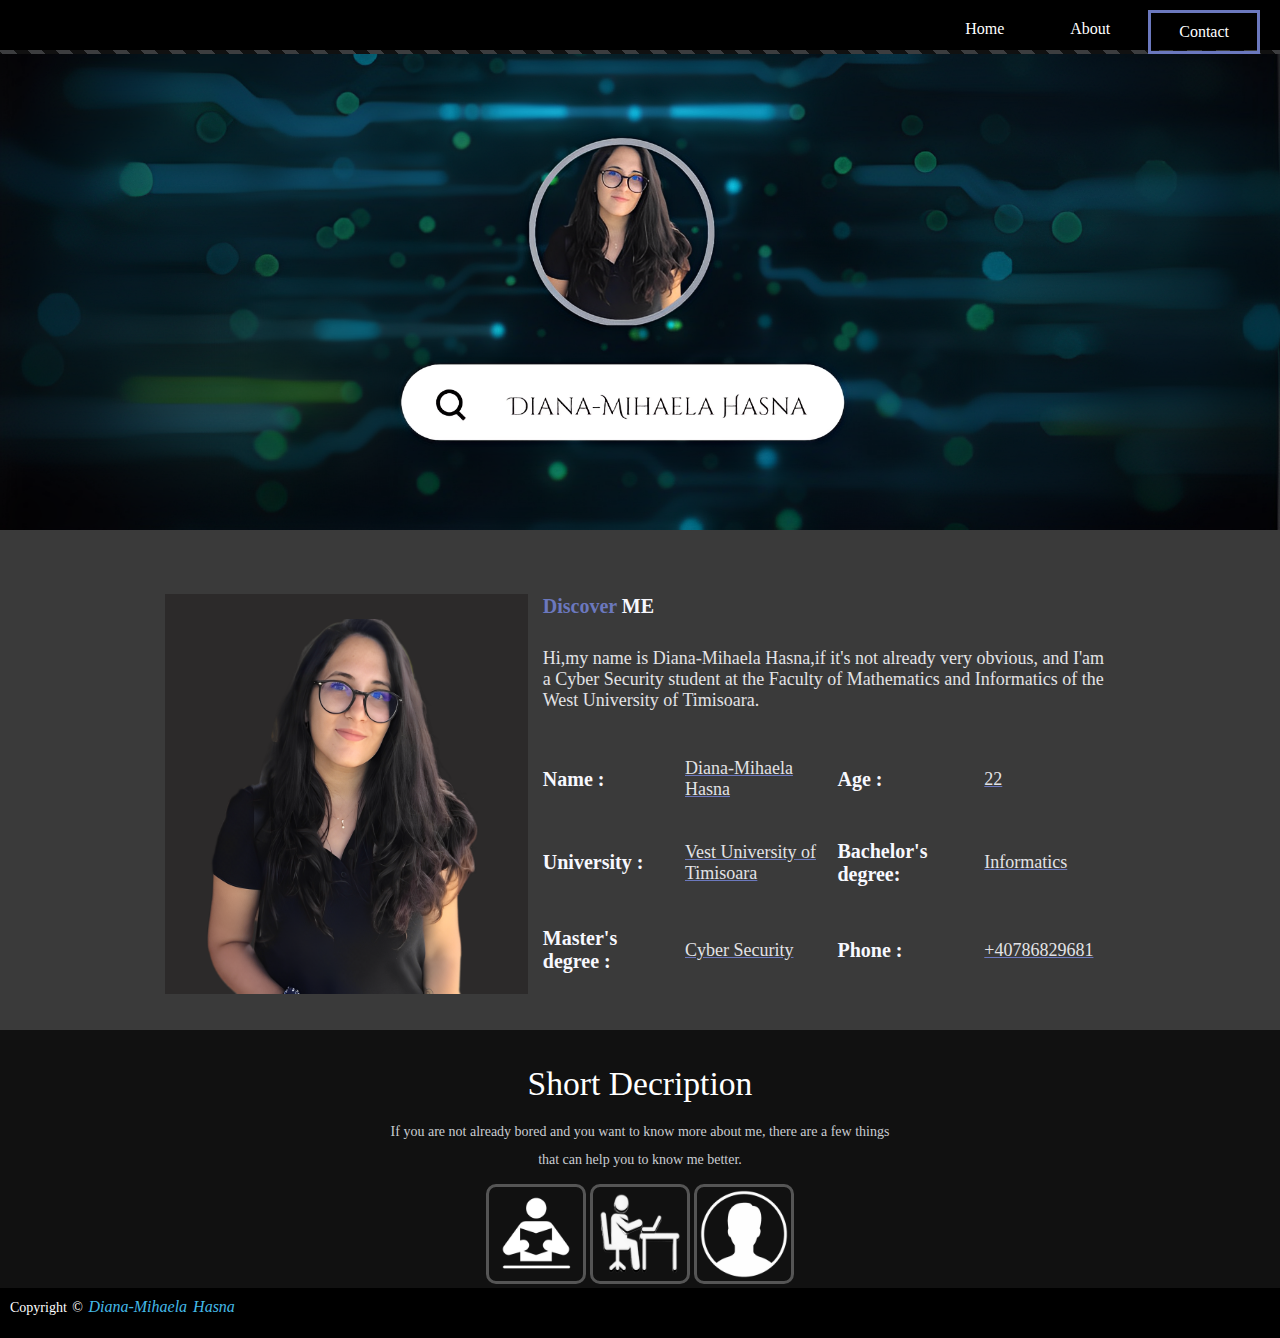
<file: html/index.html>
<html>
<head>
<meta name = "viewport" content="width=device-width, initial-scale=1.0">
<link rel="stylesheet" href="../css/index.css">
</head>
<body>
<div class="footer-bottom">
                    <div class="footer-menu">
                      <ul class="f-menu">
                        <li><a href="index.html">Home</a></li>
                        <li><a href="about.html">About</a></li>
                        <li><a href="" style = "border: 3px solid #6B78BE">Contact</a></li>
                      </ul>
                    </div>
        </div>

<img src="../images/header2.png" width="100%" height ="auto">


<div class="myDiv"  >
<table class = "table">
  <tr>
    <th  style= "background-color:#2C2A2A"></th>
    <th colspan="2" > <p style="color : #6B78BE; " > Discover  <b style="color : #F7F8FE;">ME</p> 
  </tr>
  <tr>
    <th rowspan="12" style= "background-color:#2C2A2A"><img  style = "display: block; " width="100%"  height = "100%" src = "../images/me2.png"></th>
    <td colspan="4">Hi,my name is Diana-Mihaela Hasna,if it's not already very obvious, and I'am a Cyber Security student at the Faculty of Mathematics and Informatics of the West University of Timisoara.
	</td>
  </tr>
  
  
  <tr>
    <th>Name : </th>
		<td > <u> Diana-Mihaela Hasna</u></td>
	<th>Age : </th>
		<td><u > 22</td>
</tr>
<tr>
    <th>University : </th>
		<td><u> Vest University of Timisoara</td>
	<th> Bachelor's degree: </th>
		<td><u > Informatics</td>
 </tr>
 
 <tr>
    <th>Master's degree : </th>
	  <td><u > Cyber Security</td>
	<th>Phone : </th>
		<td><u > +40786829681</td>
</tr>

 
	
 
</table>

</div>

 <footer>
        <div class="footer-content">
            <h3>Short decription</h3>
            <p>If you are not already bored and you want to know more about me, there are a few things that can help you to know me better. 
			</p>
        
			
			<ul class = "responsive">
               <a href="studies.html"><img src = "../images/studies.png" class = "bordere" width="100" height="100"></a></li>
               <a href="work.html"><img src = "../images/work.png" class = "bordere" width="100" height="100"></i></a></li>
               <a href="about.html"><img src = "../images/me.png" class = "bordere" width="100" height="100"></i></a></li>
            </ul>
        </div>
        <div class="footer-bottom">
            <p>copyright &copy; <a href="#"><i>  Diana-Mihaela Hasna</i></a>  </p>
                   
        </div>

    </footer>

</body>

</html>
</file>
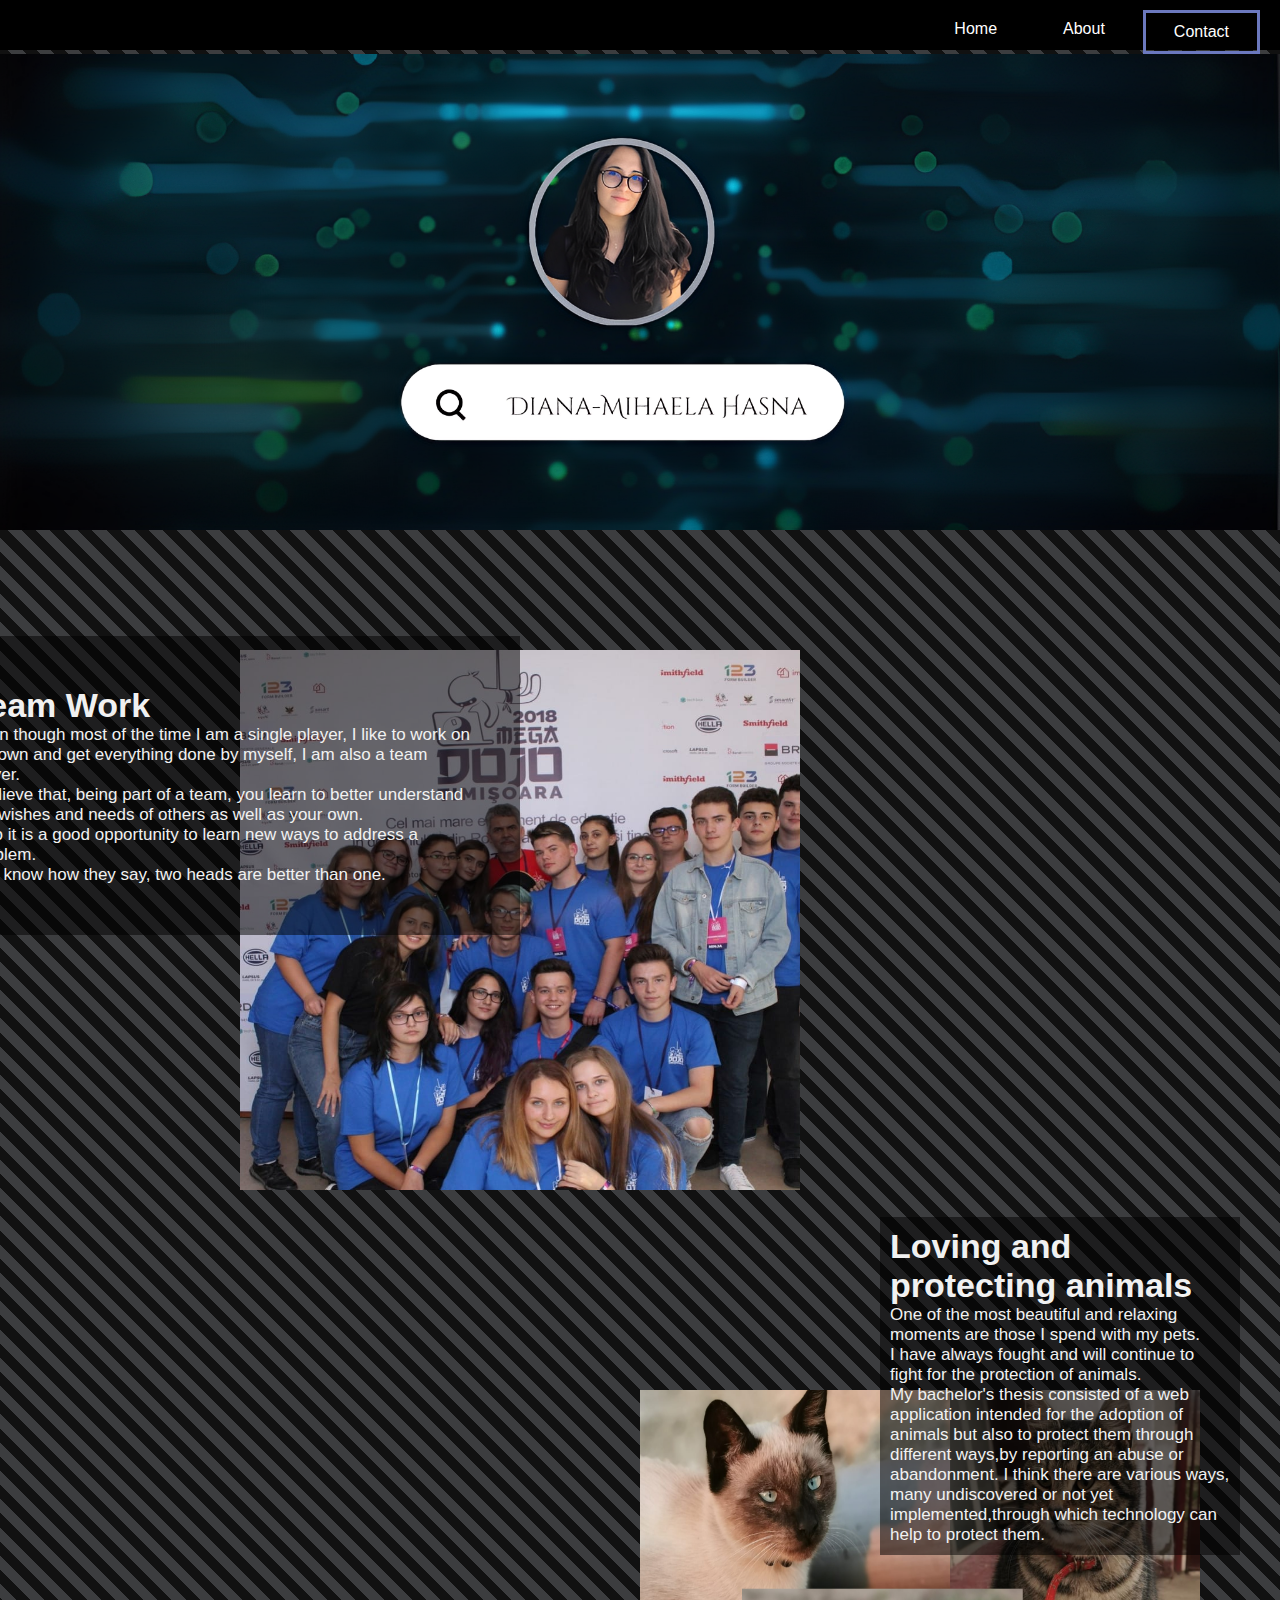
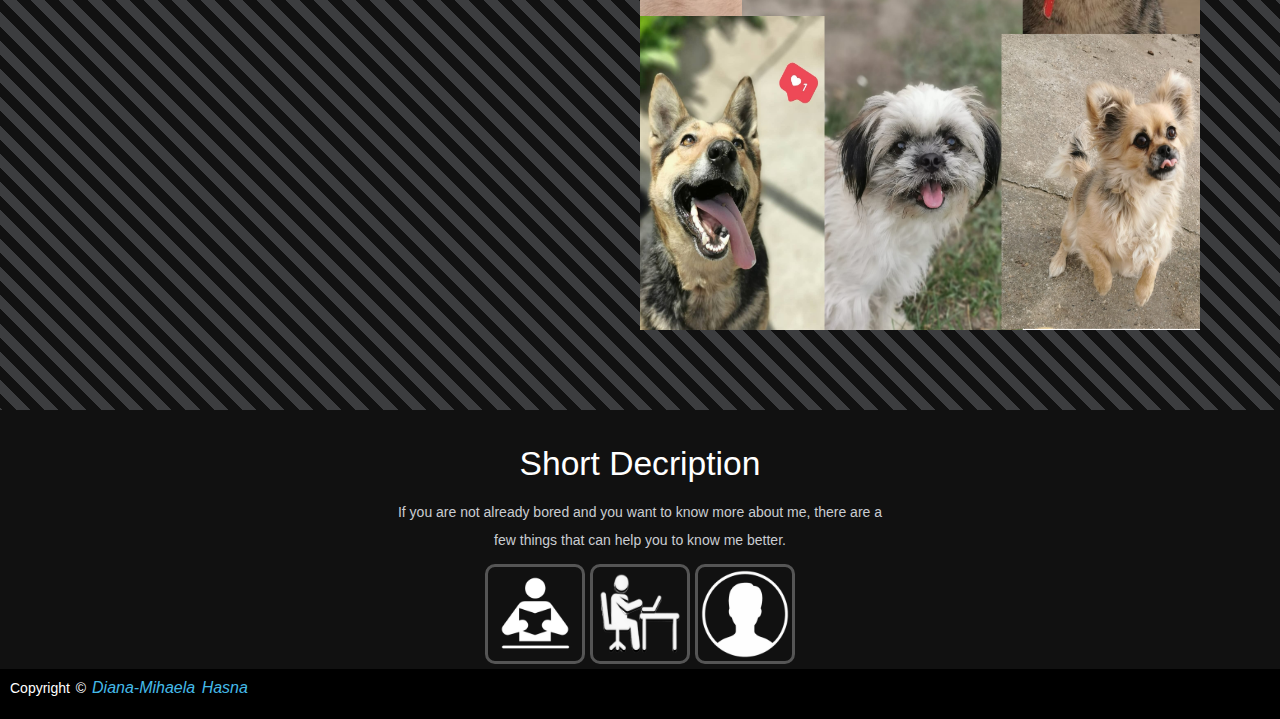
<file: html/about.html>
<html>
<head>
<meta name = "viewport" content="width=device-width, initial-scale=1.0">
<link rel="stylesheet" href="../css/about.css">
<link href="https://fonts.googleapis.com/css2?family=Montserrat:wght@100&display=swap" rel="stylesheet">
<link href="https://fonts.googleapis.com/css2?family=Reenie+Beanie&display=swap" rel="stylesheet">

</head>
<body>
<div class="footer-bottom">
                    <div class="footer-menu">
                      <ul class="f-menu">
                        <li><a href="index.html">Home</a></li>
                        <li><a href="about.html">About</a></li>
                        <li><a href="" style = "border: 3px solid #6B78BE">Contact</a></li>
                      </ul>
                    </div>
        </div>
<img src="../images/header2.png" width="100%" height ="auto">


<div class="container">
  <img src="../images/megadojo.jpg">
  <div class="content">
    <h1>Team Work</h1>
    <p>Even though most of the time I am a single player,
	I like to work on my own and get everything done by myself, I am also a team player. 
	<p>
I believe that, being part of a team, you learn to better understand the wishes and
 needs of others as well as your own.
 <p>Also it is a good opportunity to learn new ways to address a problem.
 <p> You know how they say, two heads are better than one.
  </div>
</div>


<div class="container1">
  <img src="../images/animals.png">
  <div class="content1">
    <h1>Loving and protecting animals</h1>
    <p>One of the most beautiful and relaxing moments are those I spend with my pets.
	<p>I have always fought and will continue to fight for the protection of animals.
	<p>My bachelor's thesis consisted of a web application intended for the adoption of animals but also to protect them
	through different ways,by reporting an abuse or abandonment. I think there are various ways, 
	many undiscovered or not yet implemented,through which technology can help to protect them.
  </div>
</div>



<footer>
        <div class="footer-content">
            <h3>Short decription</h3>
            <p>If you are not already bored and you want to know more about me, there are a few things that can help you to know me better. 
			</p>
        
			
			<ul class = "responsive">
               <a href="studies.html"><img src = "../images/studies.png" class = "bordere" width="100" height="100"></a></li>
               <a href="work.html"><img src = "../images/work.png" class = "bordere" width="100" height="100"></i></a></li>
               <a href="about.html"><img src = "../images/me.png" class = "bordere" width="100" height="100"></i></a></li>
            </ul>
        </div>
        <div class="footer-bottom">
            <p>copyright &copy; <a href="#"><i>  Diana-Mihaela Hasna</i></a>  </p>
                   
        </div>

    </footer>
	
</body>
</html>
</file>
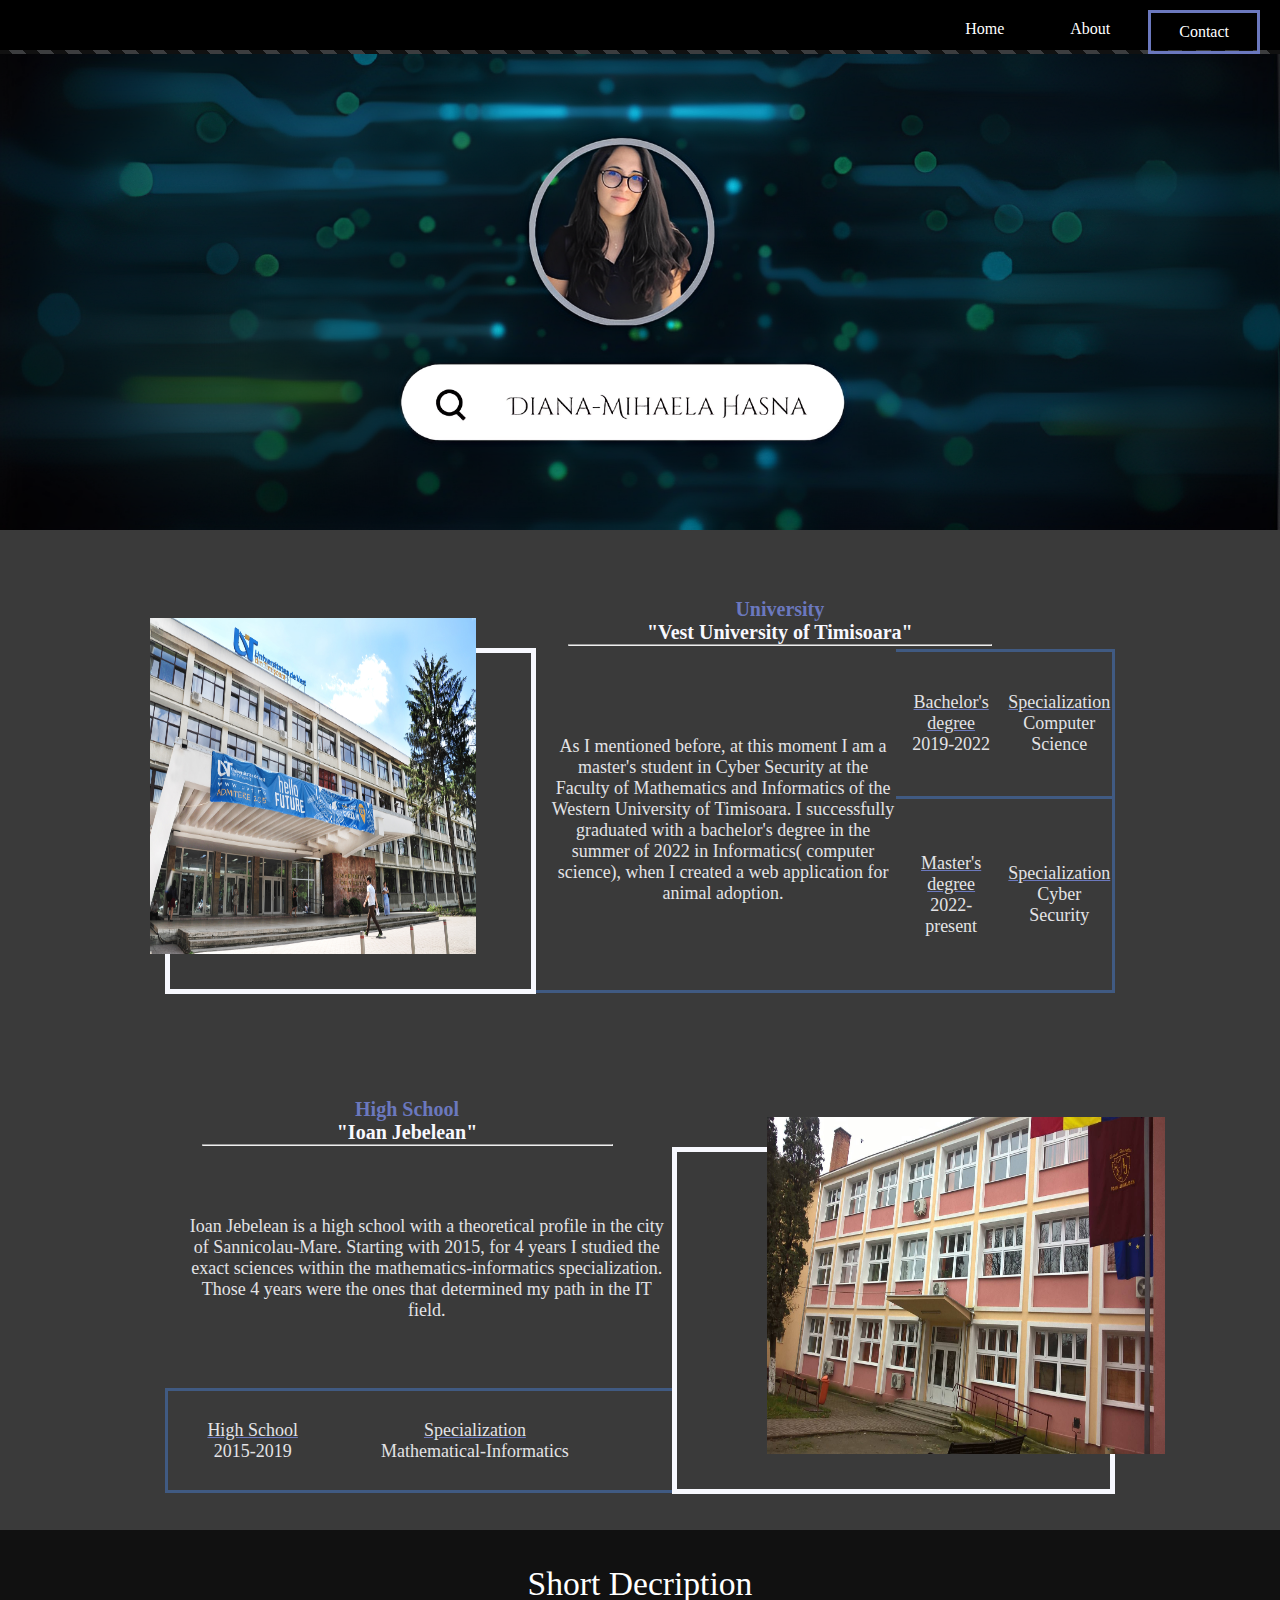
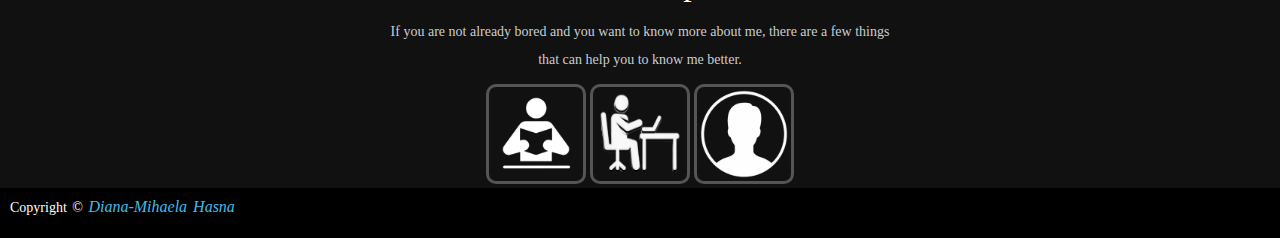
<file: html/studies.html>
<html>
<head>
<meta name = "viewport" content="width=device-width, initial-scale=1.0">
<link rel="stylesheet" href="../css/studies.css">
</head>
<body>
<div class="footer-bottom">
                    <div class="footer-menu">
                      <ul class="f-menu">
                        <li><a href="index.html">Home</a></li>
                        <li><a href="about.html">About</a></li>
                        <li><a href="" style = "border: 3px solid #6B78BE">Contact</a></li>
                      </ul>
                    </div>
        </div>

<img src="../images/header2.png" width="100%" height ="auto">


<div class="myDiv" style = "background-color:#3A3A3A">
<table class = "table">
  <tr>
    <th></th>
    <th colspan="2"  > <p style="color : #6B78BE; " >University <b style="color : #F7F8FE;"><p>"Vest University of Timisoara"<hr> </p> 
  </tr>
  <tr>
    <th rowspan="12" style= "background-color: #3A3A3A; border: 5px solid; color: #F7F8FE;" ><img class = "a" style = "display: block; " width="100%"  height = "100%"  src = "../images/uvt.jpg" >
</th>
    <td rowspan="4">As I mentioned before, at this moment I am a master's student in Cyber Security at the Faculty of 
	Mathematics and Informatics of the Western University of Timisoara.
	I successfully graduated with a bachelor's degree in the summer of 2022 
	in Informatics( computer science), when I created a web application for animal adoption.
	</td>
  </tr>
  
  
  <tr class =  "bordere2">
    <td><u>Bachelor's degree </u>
	<p>2019-2022</td>
	<td><u>Specialization</u> 
		<p> Computer Science</td>
</tr>
<tr class="bordere2">
    <td><u> Master's degree</u> 
	<p>2022-present</td>
	<td> <u > Specialization</u> 
		<p>Cyber Security</td>
 </tr>
 
</table>
</div>

<div class="myDiv" style = "background-color:#3A3A3A">
<table class = "table">
  <tr>
  <th colspan="2" > <p style="color : #6B78BE; " > High School   <b style="color : #F7F8FE;"> <p> "Ioan Jebelean" <hr> </p> 
    <th></th>
    
  </tr>
  <tr>
    <td colspan="4">Ioan Jebelean is a high school with a theoretical profile in 
	the city of Sannicolau-Mare. Starting with 2015, for 4 years I studied the
	exact sciences within the mathematics-informatics specialization.
	Those 4 years were the ones that determined my path in the IT field.
	</td>
	<th rowspan="12" style= "background-color: #3A3A3A; border: 5px solid; color: #F7F8FE;" ><img class = "b" style = "display: block; " width="100%"  height = "100%"  src = "../images/liceu2.jpg" >
</th>
    
  </tr>
  
  
   <tr class =  "bordere2">
    <td><u>High School</u>
	<p>2015-2019</td>
	<td><u>Specialization</u> 
		<p>Mathematical-Informatics</td>
</tr>

</table>
</div>



 <footer>
        <div class="footer-content">
            <h3>Short decription</h3>
            <p>If you are not already bored and you want to know more about me, there are a few things that can help you to know me better. 
			</p>
        
			
			<ul class = "responsive">
               <a href="studies.html"><img src = "../images/studies.png" class = "bordere" width="100" height="100"></a></li>
               <a href="work.html"><img src = "../images/work.png" class = "bordere" width="100" height="100"></i></a></li>
               <a href="about.html"><img src = "../images/me.png" class = "bordere" width="100" height="100"></i></a></li>
            </ul>
        </div>
        <div class="footer-bottom">
            <p>copyright &copy; <a href="#"><i>  Diana-Mihaela Hasna</i></a>  </p>
                   
        </div>

    </footer>

</body>

</html>
</file>
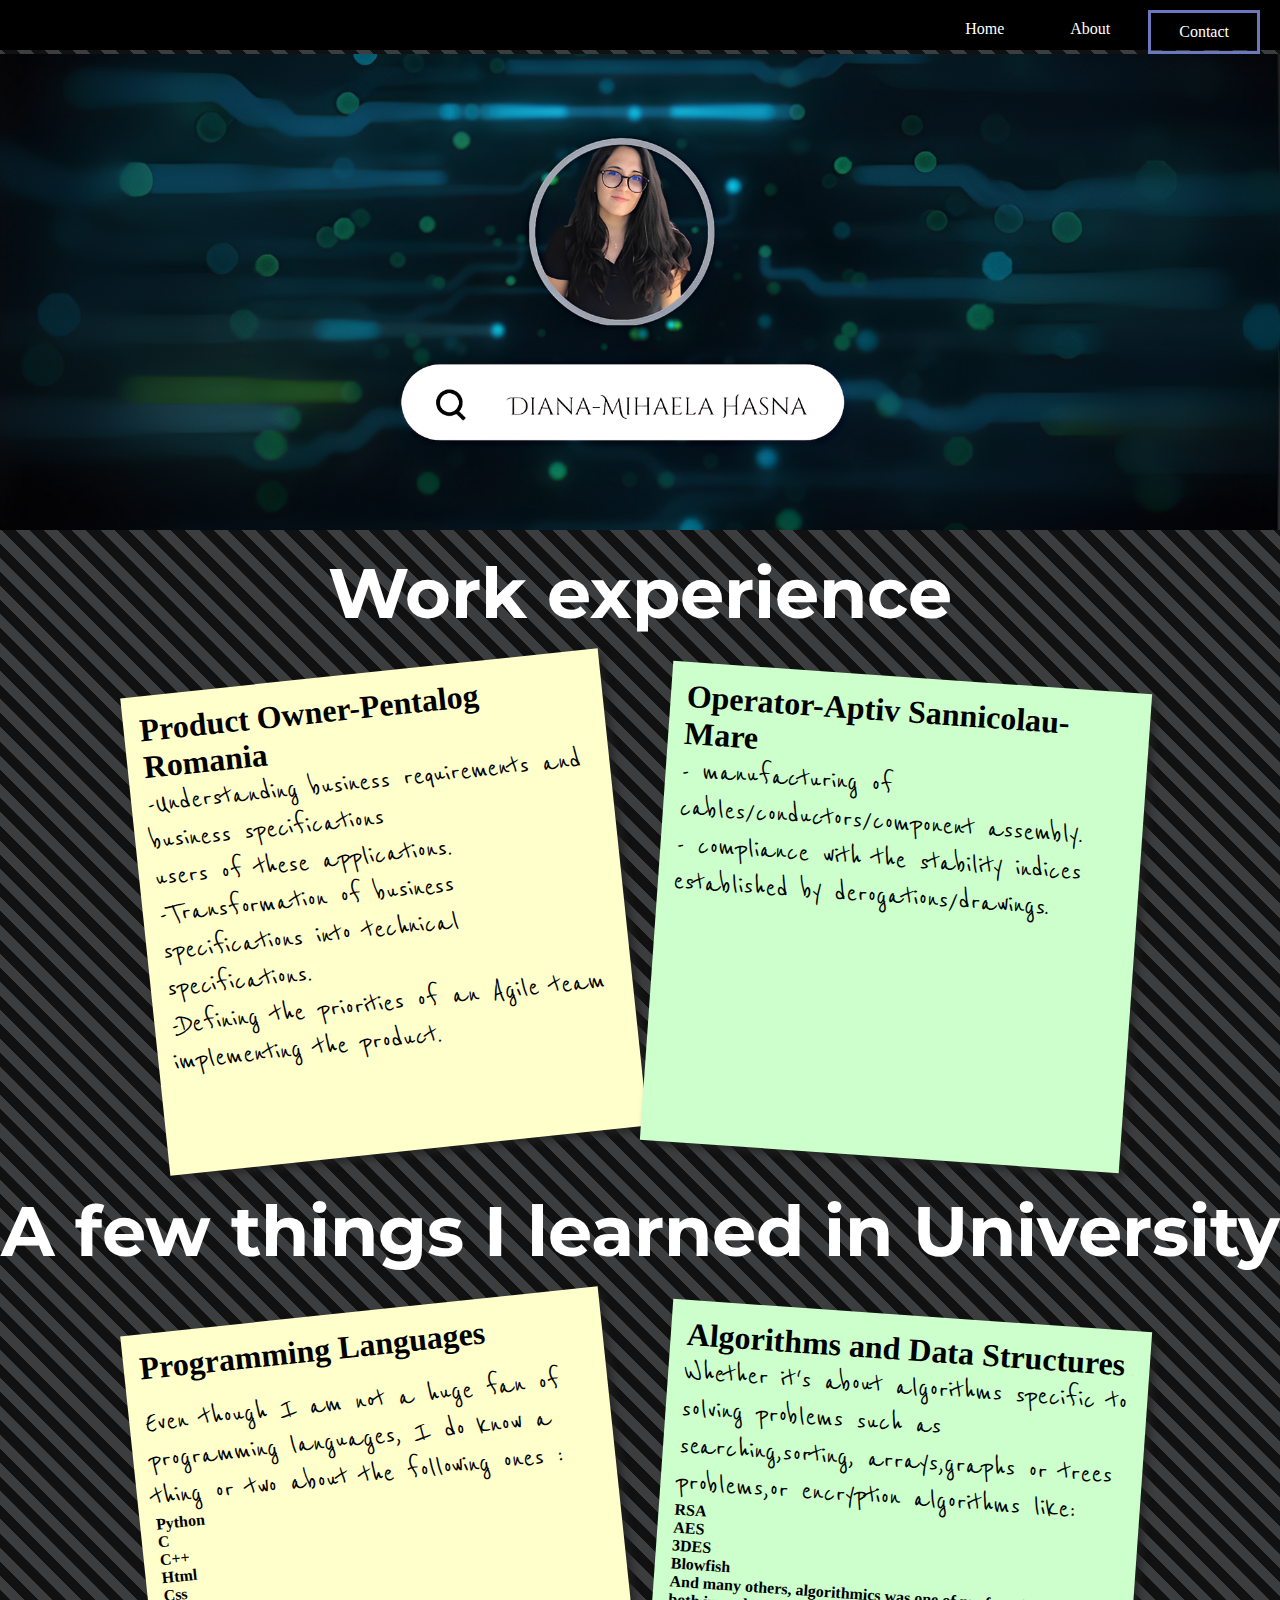
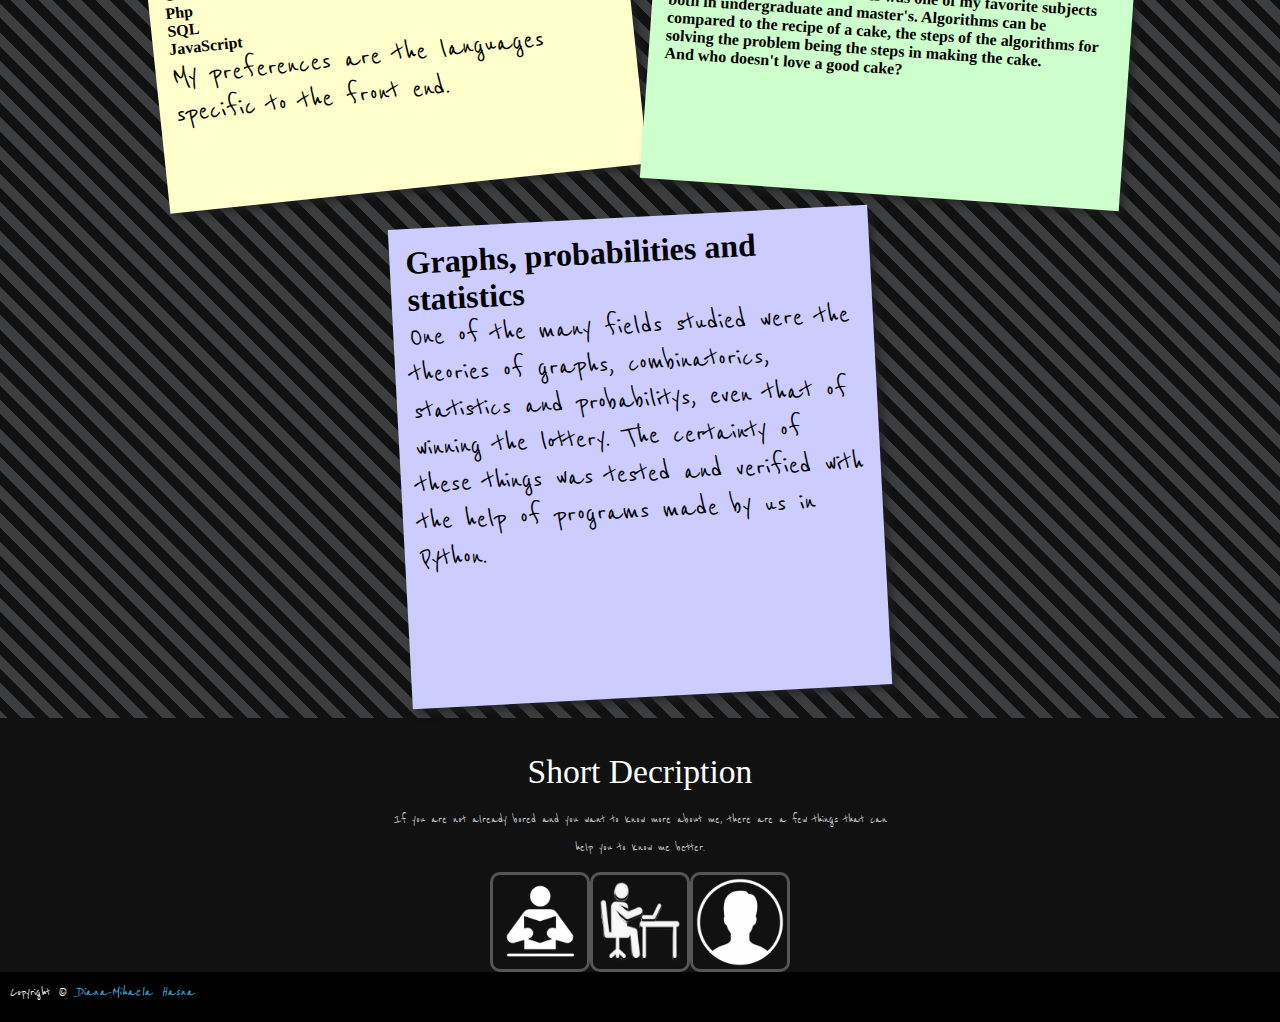
<file: html/work.html>
<html>
<head>
<meta name = "viewport" content="width=device-width, initial-scale=1.0">
<link rel="stylesheet" href="../css/work.css">
<link href="https://fonts.googleapis.com/css2?family=Montserrat:wght@100&display=swap" rel="stylesheet">
<link href="https://fonts.googleapis.com/css2?family=Reenie+Beanie&display=swap" rel="stylesheet">

</head>
<body>
<div class="footer-bottom">
                    <div class="footer-menu">
                      <dl class="f-menu">
                        <dt><a href="index.html">Home</a></dt>
                        <dt><a href="about.html">About</a></dt>
                        <dt><a href="" style = "border: 3px solid #6B78BE">Contact</a></dt>
                      </dl>
                    </div>
        </div>

<img src="../images/header2.png" width="100%" height ="auto">



<p class="write"><b> Work experience</p>

<ul>
  <li>
    <a href="#">
      <h2>Product Owner-Pentalog Romania</h2>
      <p>-Understanding business requirements and business specifications
<p>users of these applications.
<p>-Transformation of business specifications into technical specifications.
<p>-Defining the priorities of an Agile team implementing the product.
	 </p>
    </a>
  </li>
  <li>
    <a href="#">
      <h2>Operator-Aptiv Sannicolau-Mare</h2>
      <p>- manufacturing of cables/conductors/component assembly.
<p>- compliance with the stability indices established by derogations/drawings.</p>
    </a>
  </li>
</ul>

<p class="write"><b>A  few things I learned in University</p>


<ul>
 <li>
    <a href="#">
      <h2>Programming Languages</h2>
      <br><p>Even though I am not a huge fan of programming languages, I do know a thing or two about the 
	  following ones : 
	  <dt >
	  <dl>Python</dl>
	  <dl>C</dl>
	  <dl>C++</dl>
	  <dl>Html</dl>
	  <dl>Css</dl>
	  <dl>Php</dl>
	  <dl>SQL</dl>
	  <dl>JavaScript</dl>	  
<p>My preferences ​​are
 the languages ​​specific to the front end.</p>
	  
	  
	  </dt>
	  </p>
    </a>
  </li>
  <li>
    <a href="#">
      <h2>Algorithms and Data Structures</h2>
      <p>
Whether it's about algorithms specific to solving problems such as searching,sorting,
arrays,graphs or trees problems,or encryption algorithms like:</p>
<dt>
<dl>RSA</dl>
<dl>AES</dl>
<dl>3DES</dl>
<dl>Blowfish</dl>
</dt>
And many others, algorithmics was one of my favorite subjects 
both in undergraduate and master's. Algorithms can be compared to the recipe of a 
cake, the steps of the algorithms for solving 
the problem being the steps in making the cake.
<br>And who doesn't love a good cake? 
	 </p>
    </a>
  </li>
  <li>
    <a href="#">
      <h2>Graphs, probabilities and statistics</h2>
      <p>
One of the many fields studied were the theories of graphs,
 combinatorics, statistics and probabilitys, even that of winning the lottery.
The certainty of these things was tested and verified with the 
help of programs made by us in Python.</p>
    </a>
  </li>
   
  
</ul>



<footer>
        <div class="footer-content">
            <h3>Short decription</h3>
            <p>If you are not already bored and you want to know more about me, there are a few things that can help you to know me better. 
			</p>
        
			
			<ul class = "responsive">
               <a href="studies.html"><img src = "../images/studies.png" class = "bordere" width="100" height="100"></a></li>
               <a href="work.html"><img src = "../images/work.png" class = "bordere" width="100" height="100"></i></a></li>
               <a href="about.html"><img src = "../images/me.png" class = "bordere" width="100" height="100"></i></a></li>
            </ul>
        </div>
        <div class="footer-bottom">
            <p>copyright &copy; <a href="#"><i>  Diana-Mihaela Hasna</i></a>  </p>
                   
        </div>

    </footer>
	
	


</body>
</html>
</file>
<file: css/index.css>
*{
    margin: 0;
    padding: 0;
    box-sizing: border-box;
}
body{
	    background-color: #3A3A3A;
		
		box-shadow: inset 0 0 0 1000px rgba(0,0,0,.7);
		background: repeating-linear-gradient(
  45deg,
  #3A3A3A,
  #3A3A3A 10px,
  #cacdd2 10px,
  #cacdd2 20px);
}
footer{
   
    left: 0;
    right: 0;
    background: #111;
    position: flex;
   bottom: 0;
    padding-top: 30px;
    color: #fff;
}
.footer-content{
    display: flex;
    align-items: center;
    justify-content: center;
    flex-direction: column;
    text-align: center;
	
}
.footer-content h3{
    font-size: 2.1rem;
    font-weight: 500;
    text-transform: capitalize;
    line-height: 3rem;
	
}
.footer-content p{
    max-width: 500px;
    margin: 10px auto;
    line-height: 28px;
    font-size: 14px;
    color: #cacdd2;
}
.socials{
    list-style: none;
    display: flex;
    align-items: center;
    justify-content: center;
    margin: 6rem 0 6rem 0;
}
.socials li{
    margin: 0 10px;
}
.socials a{
    text-decoration: none;
    color: #fff;
    border: 1.1px solid red;
    padding: 50px;

    border-radius: 20%;

}
.socials a i{
    font-size: 1.1rem;
    width: 20px;


    transition: color .4s ease;

}
.socials a:hover i{
    color: aqua;
}

.footer-bottom{
    background: #000;
    padding: 10px;
padding-bottom: 40px;
    text-align: center;
}
.footer-bottom p{
float: left;
    font-size: 14px;
    word-spacing: 2px;
    text-transform: capitalize;
}
.footer-bottom p a{
  color:#44bae8;
  font-size: 16px;
  text-decoration: none;
}
.footer-bottom span{
    text-transform: uppercase;
    opacity: .4;
    font-weight: 200;
}
.footer-menu{
  float: right;

}
.footer-menu ul{
  display: flex;
}
.footer-menu ul li{
padding-right: 10px;
display: block;
}
.footer-menu ul li a{

  border: none;
  color: white;
  padding: 10px 28px;
  text-align: center;
  text-decoration: none;
  display: inline-block;
  font-size: 16px;
  cursor: pointer;
  color: white; 
}
.footer-menu ul li a:hover{
  color: #27bcda;
}

@media (max-width:500px) {
.footer-menu ul{
  display: flex;
  margin-top: 10px;
  margin-bottom: 20px;
}
}
.responsive {
	width: 100%;
  height: auto;

}
.bordere{
	   border : 3px solid #555;
	   border-radius : 10%;
}

.header {

  background-color: #f1f1f1;
  padding: 10% 10%;
  border-radius: 15% 70% 30% 50%;
  height : 35%;
  padding-left:0%;
  padding-right:50%;
  width: 100%;
  height: auto;
}

.header a {
  float: left;
  color: black;
  background-color :#6E6262;
  text-align: center;
  padding: 130px;
  text-decoration: none;
  font-size: 25px; 
  width: 100%;
  height: auto;
  border-radius: 100% 20% 100% 0%;
}

.header a.logo {
  font-size: 30px;
  font-family : sans-serif;
   text-transform: capitalize;
}

.header a:hover {
  background-color: #ddd;
  color: black;
}

.header a.active {
  background-color: dodgerblue;
  color: white;
}

.header-right {
  float: right;
}

@media screen and (max-width: 500px) {
  .header a {
    float: none;
    display: block;
    text-align: left;
  }
  
  .header-right {
    float: none;
  }
}
.myDiv {
 
  background-color: #3A3A3A;    
  text-align: center;
  height: 500px;
  width: auto;
  overflow-x: auto;
}

table, th{
  border: none;
  border-collapse: collapse;
  column-gap : 40px;
  padding-left: 15px;
  text-align: left;
  font-family: times new roman;
  font-size : 20px;
  color:#F7F8FE;


}
.table {
	background-color: #3A3A3A;
	height: 400px;
	width :950px;
	margin-left:auto; 
    margin-right:auto;
	margin-top:5%;
	  

}

table, td {
  border: none;
  border-collapse: collapse;
  font-family: calibri;
  font-size : 18px;
color:#E3E3E6;
  column-gap : 40px;
   padding-left: 15px;

}
u {
	text-decoration: underline;
  text-decoration-color: #6B78BE;
  
}
</file>
<file: css/about.css>
*{
    margin: 0;
    padding: 0;
    box-sizing: border-box;
}
body{
		box-shadow: inset 0 0 0 1000px rgba(0,0,0,.7);
		background: repeating-linear-gradient(
  45deg,
  #3A3A3A,
  #3A3A3A 10px,
  #cacdd2 10px,
  #cacdd2 20px);
}
footer{
   
    left: 0;
    right: 0;
    background: #111;
    position: flex;
   bottom: 0;
    padding-top: 30px;
    color: #fff;
}
.footer-content{
    display: flex;
    align-items: center;
    justify-content: center;
    flex-direction: column;
    text-align: center;
	
}
.footer-content h3{
    font-size: 2.1rem;
    font-weight: 500;
    text-transform: capitalize;
    line-height: 3rem;
	
}
.footer-content p{
    max-width: 500px;
    margin: 10px auto;
    line-height: 28px;
    font-size: 14px;
    color: #cacdd2;
}
.socials{
    list-style: none;
    display: flex;
    align-items: center;
    justify-content: center;
    margin: 6rem 0 6rem 0;
}
.socials li{
    margin: 0 10px;
}
.socials a{
    text-decoration: none;
    color: #fff;
    border: 1.1px solid red;
    padding: 50px;

    border-radius: 20%;

}
.socials a i{
    font-size: 1.1rem;
    width: 20px;


    transition: color .4s ease;

}
.socials a:hover i{
    color: aqua;
}

.footer-bottom{
    background: #000;
    padding: 10px;
padding-bottom: 40px;
    text-align: center;
}
.footer-bottom p{
float: left;
    font-size: 14px;
    word-spacing: 2px;
    text-transform: capitalize;
}
.footer-bottom p a{
  color:#44bae8;
  font-size: 16px;
  text-decoration: none;
}
.footer-bottom span{
    text-transform: uppercase;
    opacity: .4;
    font-weight: 200;
}
.footer-menu{
  float: right;

}
.footer-menu ul{
  display: flex;
}
.footer-menu ul li{
padding-right: 10px;
display: block;
}
.footer-menu ul li a{

  border: none;
  color: white;
  padding: 10px 28px;
  text-align: center;
  text-decoration: none;
  display: inline-block;
  font-size: 16px;
  cursor: pointer;
  color: white; 
}
.footer-menu ul li a:hover{
  color: #27bcda;
}

@media (max-width:500px) {
.footer-menu ul{
  display: flex;
  margin-top: 10px;
  margin-bottom: 20px;
}
}
.responsive {
	width: 100%;
  height: auto;

}
.bordere{
	   border : 3px solid #555;
	   border-radius : 10%;
}

.header {

  background-color: #f1f1f1;
  padding: 10% 10%;
  border-radius: 15% 70% 30% 50%;
  height : 35%;
  padding-left:0%;
  padding-right:50%;
  width: 100%;
  height: auto;
}

.header a {
  float: left;
  color: black;
  background-color :#6E6262;
  text-align: center;
  padding: 130px;
  text-decoration: none;
  font-size: 25px; 
  width: 100%;
  height: auto;
  border-radius: 100% 20% 100% 0%;
}

.header a.logo {
  font-size: 30px;
  font-family : sans-serif;
   text-transform: capitalize;
}

.header a:hover {
  background-color: #ddd;
  color: black;
}

.header a.active {
  background-color: dodgerblue;
  color: white;
}

.header-right {
  float: right;
}

@media screen and (max-width: 500px) {
  .header a {
    float: none;
    display: block;
    text-align: left;
  }
  
  .header-right {
    float: none;
  }
}
.myDiv {
 
  background-color: #3A3A3A;    
  text-align: center;
  height: 500px;
  width: auto;
  overflow-x: auto;
}

table, th{
  border: none;
  border-collapse: collapse;
  column-gap : 40px;
  padding-left: 15px;
  text-align: left;
  font-family: times new roman;
  font-size : 20px;
  color:#F7F8FE;


}
.table {
	background-color: #3A3A3A;
	height: 400px;
	width :950px;
	margin-left:auto; 
    margin-right:auto;
	margin-top:5%;
	  

}

table, td {
  border: none;
  border-collapse: collapse;
  font-family: calibri;
  font-size : 18px;
color:#E3E3E6;
  column-gap : 40px;
   padding-left: 15px;

}
u {
	text-decoration: underline;
  text-decoration-color: #6B78BE;
  
}

body {
  font-family: Arial;
  font-size: 17px;
}

.container {
  position: relative;
  max-width: 800px;
  margin: 0 auto;
}

.container img {vertical-align: middle;
margin-top:15%;
margin-bottom:10%;
width:70%;
height:60%;
}

.container .content {
  position: absolute;
  bottom: 2%;
  background: rgb(0, 0, 0); /* Fallback color */
  background: rgba(0, 0, 0, 0.5); /* Black background with 0.5 opacity */
  color: #f1f1f1;
  width: 75%;
  margin-left:-40%;
  margin-bottom:40%;
  padding: 50px;
}

.container1 {
  position: relative;
  max-width: 800px;
  margin: 0 auto;
}

.container1 img {
margin-top:15%;
margin-bottom:10%;
width:70%;
height:60%;
margin-left:50%;
}

.container1 .content1 {
  position: absolute;
  bottom: 2%;
  background: rgb(0, 0, 0); /* Fallback color */
  background: rgba(0, 0, 0, 0.5); /* Black background with 0.5 opacity */
  color: #f1f1f1;
  width: 45%;
  margin-left:80%;
  margin-bottom:55%;
  padding: 10px;
}
</file>
<file: css/studies.css>
*{
    margin: 0;
    padding: 0;
    box-sizing: border-box;
}
body{
	    background-color: #3A3A3A;
		
		box-shadow: inset 0 0 0 1000px rgba(0,0,0,.7);
		background: repeating-linear-gradient(
  45deg,
  #3A3A3A,
  #3A3A3A 10px,
  #cacdd2 10px,
  #cacdd2 20px);
}
footer{
   
    left: 0;
    right: 0;
    background: #111;
    position: flex;
   bottom: 0;
    padding-top: 30px;
    color: #fff;
}
.footer-content{
    display: flex;
    align-items: center;
    justify-content: center;
    flex-direction: column;
    text-align: center;
	
}
.footer-content h3{
    font-size: 2.1rem;
    font-weight: 500;
    text-transform: capitalize;
    line-height: 3rem;
	
}
.footer-content p{
    max-width: 500px;
    margin: 10px auto;
    line-height: 28px;
    font-size: 14px;
    color: #cacdd2;
}
.socials{
    list-style: none;
    display: flex;
    align-items: center;
    justify-content: center;
    margin: 6rem 0 6rem 0;
}
.socials li{
    margin: 0 10px;
}
.socials a{
    text-decoration: none;
    color: #fff;
    border: 1.1px solid red;
    padding: 50px;

    border-radius: 20%;

}
.socials a i{
    font-size: 1.1rem;
    width: 20px;


    transition: color .4s ease;

}
.socials a:hover i{
    color: aqua;
}

.footer-bottom{
    background: #000;
    padding: 10px;
padding-bottom: 40px;
    text-align: center;
}
.footer-bottom p{
float: left;
    font-size: 14px;
    word-spacing: 2px;
    text-transform: capitalize;
}
.footer-bottom p a{
  color:#44bae8;
  font-size: 16px;
  text-decoration: none;
}
.footer-bottom span{
    text-transform: uppercase;
    opacity: .4;
    font-weight: 200;
}
.footer-menu{
  float: right;

}
.footer-menu ul{
  display: flex;
}
.footer-menu ul li{
padding-right: 10px;
display: block;
}
.footer-menu ul li a{

  border: none;
  color: white;
  padding: 10px 28px;
  text-align: center;
  text-decoration: none;
  display: inline-block;
  font-size: 16px;
  cursor: pointer;
  color: white; 
}
.footer-menu ul li a:hover{
  color: #27bcda;
}

@media (max-width:500px) {
.footer-menu ul{
  display: flex;
  margin-top: 10px;
  margin-bottom: 20px;
}
}
.responsive {
	width: 100%;
  height: auto;

}
.bordere{
	   border : 3px solid #555;
	   border-radius : 10%;
}

.header {

  background-color: #f1f1f1;
  padding: 10% 10%;
  border-radius: 15% 70% 30% 50%;
  height : 35%;
  padding-left:0%;
  padding-right:50%;
  width: 100%;
  height: auto;
}

.header a {
  float: left;
  color: black;
  background-color :#6E6262;
  text-align: center;
  padding: 130px;
  text-decoration: none;
  font-size: 25px; 
  width: 100%;
  height: auto;
  border-radius: 100% 20% 100% 0%;
}

.header a.logo {
  font-size: 30px;
  font-family : sans-serif;
   text-transform: capitalize;
}

.header a:hover {
  background-color: #ddd;
  color: black;
}

.header a.active {
  background-color: dodgerblue;
  color: white;
}

.header-right {
  float: right;
}

@media screen and (max-width: 500px) {
  .header a {
    float: none;
    display: block;
    text-align: left;
  }
  
  .header-right {
    float: none;
  }
}
.myDiv {
 
  background-color: #3A3A3A;    
  text-align: center;
  height: 500px;
  width: auto;
  overflow-x: auto;
}


.card {
  box-shadow: 0 4px 8px 0 rgba(0,0,0,0.2);
  transition: 0.3s;
  width: 40%;
}

.card:hover {
  box-shadow: 0 8px 16px 0 rgba(0,0,0,0.2);
}

.container {
  padding: 2px 16px;
}


table, th{
  border: none;
  border-collapse: collapse;
  column-gap : 40px;
  padding-left: 35px;
  text-align: center;
  font-family: times new roman;
  font-size : 20px;
  color:#F7F8FE;

   
  


}
.table {
	background-color: #3A3A3A;
	height: 400px;
	width :950px;
	margin-left:auto; 
    margin-right:auto;
	margin-top:5%;
	  

}

table, td {
  border: none;
  border-collapse: collapse;
  font-family: calibri;
  font-size : 18px;
color:#E3E3E6;
  column-gap : 40px;
   padding-left: 15px;

}
u {
	text-decoration: underline;
  text-decoration-color: #6B78BE;
  
}
.a {
	margin-left:-55px;
	 margin-bottom: 70px;
}
.b {
	margin-left:55px;
	 margin-bottom: 70px;
}
.c{
	text-align:center;
	float:center;
}
.bordere2{
	   border : 3px solid #405A82;
	   border-radius : 10%;
}
</file>
<file: css/work.css>
.write{
	font-size:70px;
	font-family: 'Montserrat';
	color: #FFFFFF;
	padding-top:20px;
	padding-bottom:20px;
	text-align:center;
	
	
}
*{
    margin: 0;
    padding: 0;
    box-sizing: border-box;
}
body{
	  
		box-shadow: inset 0 0 0 1000px rgba(0,0,0,.7);
		background: repeating-linear-gradient(
  45deg,
  #3A3A3A,
  #3A3A3A 10px,
  #cacdd2 10px,
  #cacdd2 20px);
}
footer{
   
    left: 0;
    right: 0;
    background: #111;
    position: flex;
   bottom: 0;
    padding-top: 30px;
    color: #fff;
}
.footer-content{
    display: flex;
    align-items: center;
    justify-content: center;
    flex-direction: column;
    text-align: center;
	
}
.footer-content h3{
    font-size: 2.1rem;
    font-weight: 500;
    text-transform: capitalize;
    line-height: 3rem;
	
}
.footer-content p{
    max-width: 500px;
    margin: 10px auto;
    line-height: 28px;
    font-size: 14px;
    color: #cacdd2;
}
.socials{
    list-style: none;
    display: flex;
    align-items: center;
    justify-content: center;
    margin: 6rem 0 6rem 0;
}
.socials li{
    margin: 0 10px;
}
.socials a{
    text-decoration: none;
    color: #fff;
    border: 1.1px solid red;
    padding: 50px;

    border-radius: 20%;

}
.socials a i{
    font-size: 1.1rem;
    width: 20px;


    transition: color .4s ease;

}
.socials a:hover i{
    color: aqua;
}

.footer-bottom{
    background: #000;
    padding: 10px;
padding-bottom: 40px;
    text-align: center;
}
.footer-bottom p{
float: left;
    font-size: 14px;
    word-spacing: 2px;
    text-transform: capitalize;
}
.footer-bottom p a{
  color:#44bae8;
  font-size: 16px;
  text-decoration: none;
}
.footer-bottom span{
    text-transform: uppercase;
    opacity: .4;
    font-weight: 200;
}
.footer-menu{
  float: right;

}
.footer-menu dl{
  display: flex;
}
.footer-menu dl dt{
padding-right: 10px;
display: block;
}
.footer-menu dl dt a{

  border: none;
  color: white;
  padding: 10px 28px;
  text-align: center;
  text-decoration: none;
  display: inline-block;
  font-size: 16px;
  cursor: pointer;
  color: white; 
}
.footer-menu dl dt a:hover{
  color: #27bcda;
}

@media (max-width:500px) {
.footer-menu ul{
  display: flex;
  margin-top: 10px;
  margin-bottom: 20px;
}
}
.responsive {
	width: 100%;
  height: auto;

}
.bordere{
	   border : 3px solid #555;
	   border-radius : 10%;
}

.header {

  background-color: #f1f1f1;
  padding: 10% 10%;
  border-radius: 15% 70% 30% 50%;
  height : 35%;
  padding-left:0%;
  padding-right:50%;
  width: 100%;
  height: auto;
}

.header a {
  float: left;
  color: black;
  background-color :#6E6262;
  text-align: center;
  padding: 130px;
  text-decoration: none;
  font-size: 25px; 
  width: 100%;
  height: auto;
  border-radius: 100% 20% 100% 0%;
}

.header a.logo {
  font-size: 30px;
  font-family : sans-serif;
   text-transform: capitalize;
}

.header a:hover {
  background-color: #ddd;
  color: black;
}

.header a.active {
  background-color: dodgerblue;
  color: white;
}

.header-right {
  float: right;
}

@media screen and (max-width: 500px) {
  .header a {
    float: none;
    display: block;
    text-align: left;
  }
  
  .header-right {
    float: none;
  }
}
.myDiv {
 
  background-color: #3A3A3A;    
  text-align: center;
  height: 500px;
  width: auto;
  overflow-x: auto;
}

table, th{

  text-align: center;
  font-family: verdana;
  font-size : 50px;
  color:#F7F8FE;


}
.table {
	background-color:;
	height: 500px;
	width :950px;
	margin-left:auto; 
    margin-right:auto;
	margin-top:5%;
	  

}

table, td {
  border: none;
  border-collapse: collapse;
  font-family: calibri;
  font-size : 18px;
color:#E3E3E6;
  column-gap : 40px;
   padding-left: 15px;

}


p {
  font-size: 1rem;
  font-weight: normal;
}
ul,li{
  list-style:none;
 
}
ul{
  display: flex;
  flex-wrap: wrap;
  justify-content: center;
}
ul li a{
  text-decoration:none;
  color:#000;
  background:#ffc;
  display:block;
  height:30em;
  width:30em;
  padding:1em;
  box-shadow: 5px 5px 7px rgba(33,33,33,.7);
   transform: rotate(-6deg);
   transition: transform .15s linear;
}
ul li{
  margin:1em;
}

h2 {
  font-weight: bold;
  font-size: 2rem;
}
p {
  font-family: 'Reenie Beanie';
  font-size: 2rem;
}
ul li:nth-child(even) a{
  transform:rotate(4deg);
  position:relative;
  top:5px;
  background:#cfc;
}
ul li:nth-child(3n) a{
  transform:rotate(-3deg);
  position:relative;
  top:-5px;
   background:#ccf;
}
ul li:nth-child(5n) a{
  transform:rotate(5deg);
  position:relative;
  top:-10px;
}
ul li a:hover,ul li a:focus{
  box-shadow:10px 10px 7px rgba(0,0,0,.7);
  transform: scale(1.25);
  position:relative;
  z-index:5;
}
</file>
